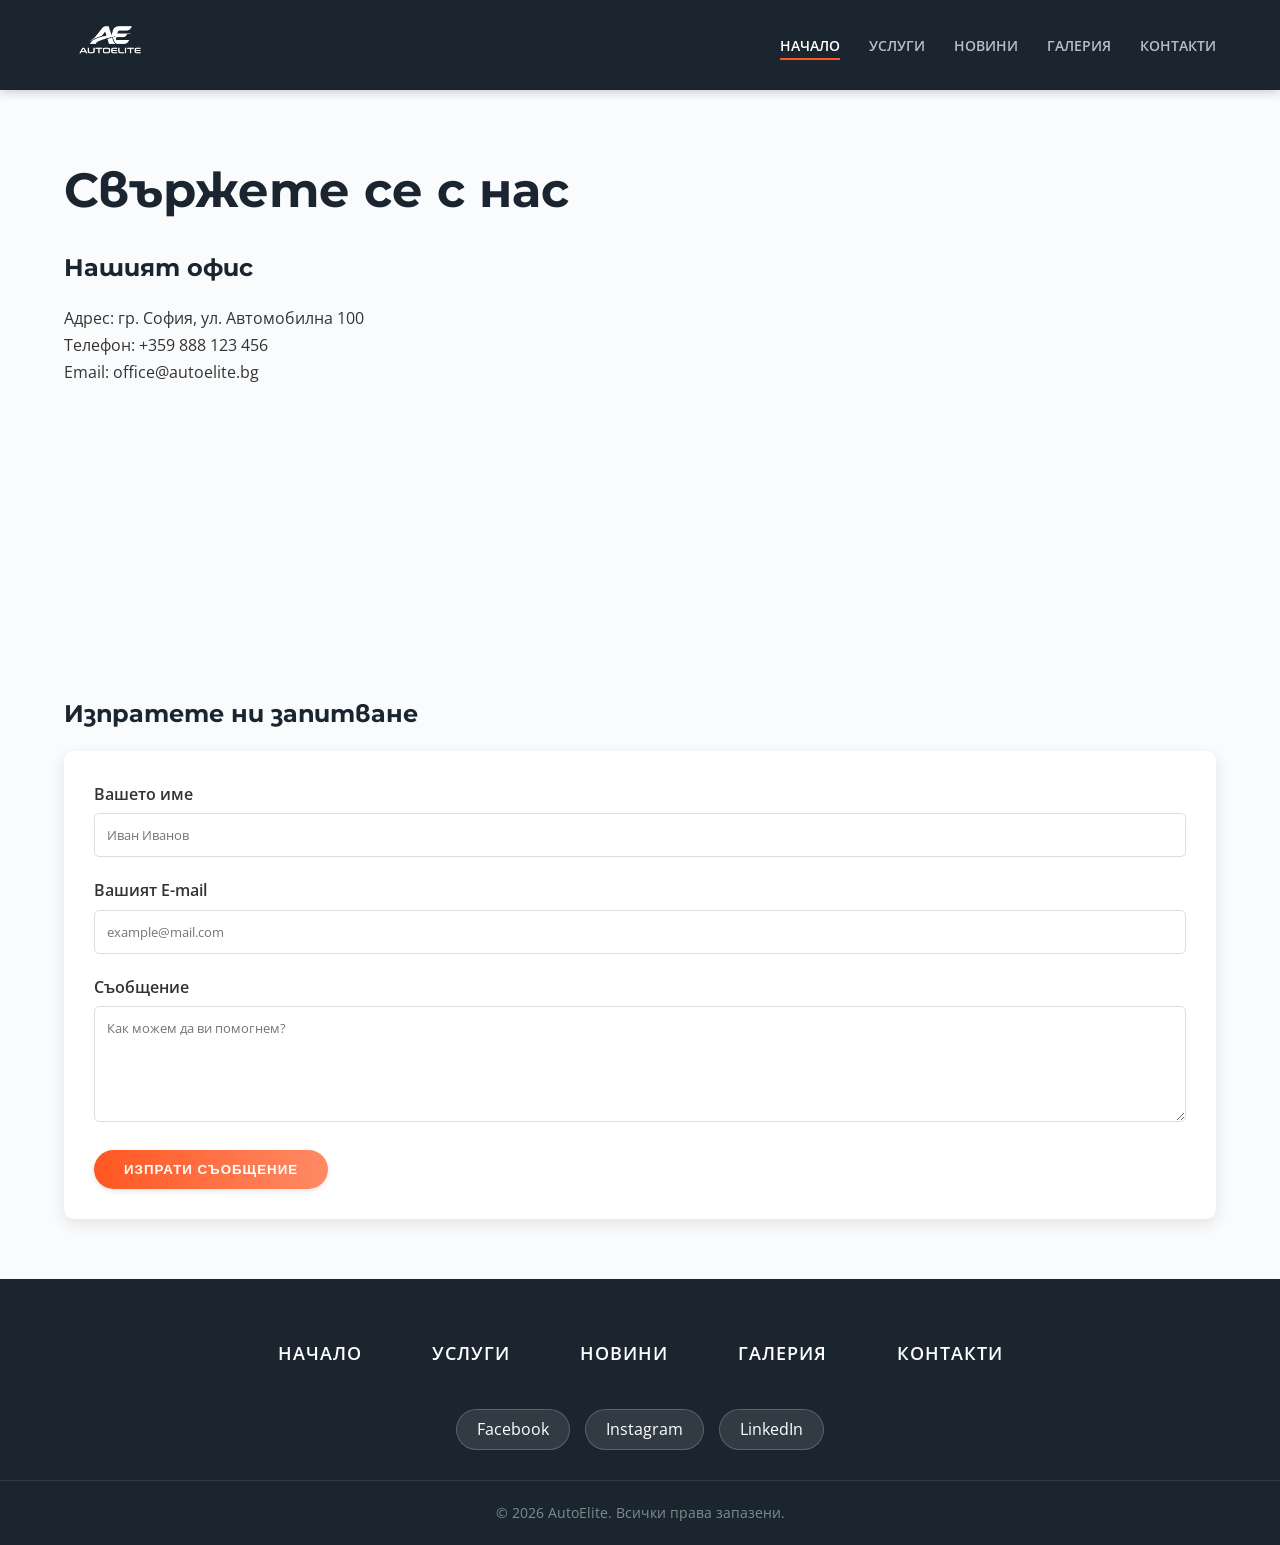
<file: contacts.html>
<!DOCTYPE html>
<html lang="bg">
<head>
    <meta charset="UTF-8">
    <meta name="viewport" content="width=device-width, initial-scale=1.0">
    <meta name="description" content="AutoElite - Продажба и сервиз на луксозни автомобили. Вашето място за качествени коли.">
    <title>Начало | AutoElite - Автомобилен свят</title>
    <link href="https://fonts.googleapis.com/css2?family=Montserrat:wght@700&family=Open+Sans:wght@400;600&display=swap" rel="stylesheet">
    <link rel="stylesheet" href="style.css">
</head>
<body>

<header>
    <div class="container header-content">
        <div class="logo">
            <a href="index.html"><img src="images/logo.png" alt="AutoElite Лого"></a>
        </div>
        <div class="mobile-menu-toggle" id="mobile-toggle">
            <span></span>
            <span></span>
            <span></span>
        </div>
        <nav id="main-nav">
            <ul>
                <li><a href="index.html" class="active">Начало</a></li>
                <li><a href="services.html">Услуги</a></li>
                <li><a href="news.html">Новини</a></li>
                <li><a href="gallery.html">Галерия</a></li>
                <li><a href="contacts.html">Контакти</a></li>
            </ul>
        </nav>
    </div>
</header>
<main class="container page-content">
    <section class="section-header">
        <h1>Свържете се с нас</h1>
    </section>

    <div class="grid-2">
        <div class="contact-info">
            <h3>Нашият офис</h3>
            <p>Адрес: гр. София, ул. Автомобилна 100</p>
            <p>Телефон: +359 888 123 456</p>
            <p>Email: office@autoelite.bg</p>
            
            <div class="map-container">
                <iframe src="https://www.google.com/maps/embed?pb=!1m18!1m12!1m3!1d2932.355325946128!2d23.321867!3d42.697708!2m3!1f0!2f0!3f0!3m2!1i1024!2i768!4f13.1!3m3!1m2!1s0x0%3A0x0!2zNDLCsDQxJzUxLjciTiAyM8KwMTknMTguNyJF!5e0!3m2!1sbg!2sbg!4v1641000000000!5m2!1sbg!2sbg" width="100%" height="300" style="border:0; border-radius:10px;" allowfullscreen="" loading="lazy"></iframe>
            </div>
        </div>

        <div class="contact-form-box">
            <h3>Изпратете ни запитване</h3>
            <form action="#" class="styled-form">
                <div class="form-group">
                    <label>Вашето име</label>
                    <input type="text" name="name" placeholder="Иван Иванов" required>
                </div>
                <div class="form-group">
                    <label>Вашият E-mail</label>
                    <input type="email" name="email" placeholder="example@mail.com" required>
                </div>
                <div class="form-group">
                    <label>Съобщение</label>
                    <textarea name="message" rows="5" placeholder="Как можем да ви помогнем?" required></textarea>
                </div>
                <button type="submit" class="btn btn-primary">Изпрати съобщение</button>
            </form>
        </div>
    </div>
</main>
<footer>
    <div class="container footer-content">
        
        <div class="footer-nav">
            <a href="index.html">Начало</a>
            <a href="services.html">Услуги</a>
            <a href="news.html">Новини</a>
            <a href="gallery.html">Галерия</a>
            <a href="contacts.html">Контакти</a>
        </div>

        <div class="social-links">
            <a href="#">Facebook</a>
            <a href="#">Instagram</a>
            <a href="#">LinkedIn</a>
        </div>

    </div>

    <div class="footer-bottom">
        <p>&copy; 2026 AutoElite. Всички права запазени.</p>
    </div>
</footer>
</body>
<script src="script.js"></script>
</html>
</file>
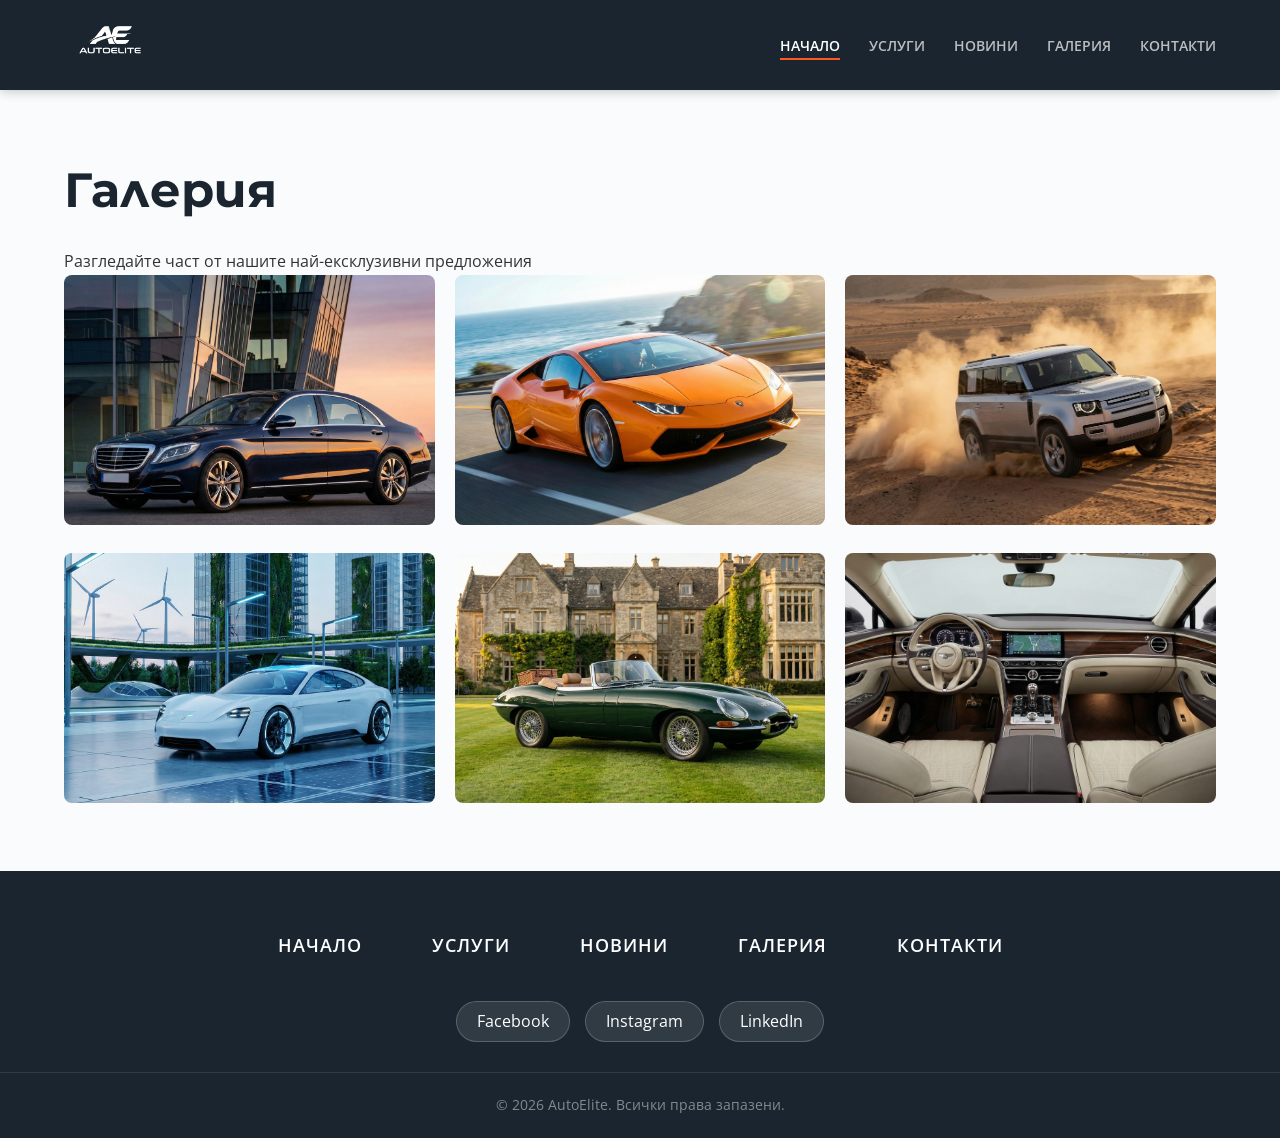
<file: gallery.html>
<!DOCTYPE html>
<html lang="bg">
<head>
    <meta charset="UTF-8">
    <meta name="viewport" content="width=device-width, initial-scale=1.0">
    <meta name="description" content="AutoElite - Продажба и сервиз на луксозни автомобили. Вашето място за качествени коли.">
    <title>Начало | AutoElite - Автомобилен свят</title>
    <link href="https://fonts.googleapis.com/css2?family=Montserrat:wght@700&family=Open+Sans:wght@400;600&display=swap" rel="stylesheet">
    <link rel="stylesheet" href="style.css">
</head>
<body>

<header>
    <div class="container header-content">
        <div class="logo">
            <a href="index.html"><img src="images/logo.png" alt="AutoElite Лого"></a>
        </div>
        <div class="mobile-menu-toggle" id="mobile-toggle">
            <span></span>
            <span></span>
            <span></span>
        </div>
        <nav id="main-nav">
            <ul>
                <li><a href="index.html" class="active">Начало</a></li>
                <li><a href="services.html">Услуги</a></li>
                <li><a href="news.html">Новини</a></li>
                <li><a href="gallery.html">Галерия</a></li>
                <li><a href="contacts.html">Контакти</a></li>
            </ul>
        </nav>
    </div>
</header>
<main class="container page-content">
    <section class="section-header">
        <h1>Галерия</h1>
        <p>Разгледайте част от нашите най-ексклузивни предложения</p>
    </section>

    <div class="gallery-grid">
        <div class="gallery-item"><img src="images/lux-car.png" alt="Луксозен седан"></div>
        <div class="gallery-item"><img src="images/sport-car.png" alt="Спортен автомобил"></div>
        <div class="gallery-item"><img src="images/offroad.jpg" alt="Офроуд джип"></div>
        <div class="gallery-item"><img src="images/electric-car.png" alt="Електрически автомобил"></div>
        <div class="gallery-item"><img src="images/classic-car.png" alt="Класически модел"></div>
        <div class="gallery-item"><img src="images/interior.png" alt="Интериор на автомобил"></div>
    </div>
</main>
<footer>
    <div class="container footer-content">
        
        <div class="footer-nav">
            <a href="index.html">Начало</a>
            <a href="services.html">Услуги</a>
            <a href="news.html">Новини</a>
            <a href="gallery.html">Галерия</a>
            <a href="contacts.html">Контакти</a>
        </div>

        <div class="social-links">
            <a href="#">Facebook</a>
            <a href="#">Instagram</a>
            <a href="#">LinkedIn</a>
        </div>

    </div>

    <div class="footer-bottom">
        <p>&copy; 2026 AutoElite. Всички права запазени.</p>
    </div>
</footer>
</body>
<script src="script.js"></script>
</html>
</file>
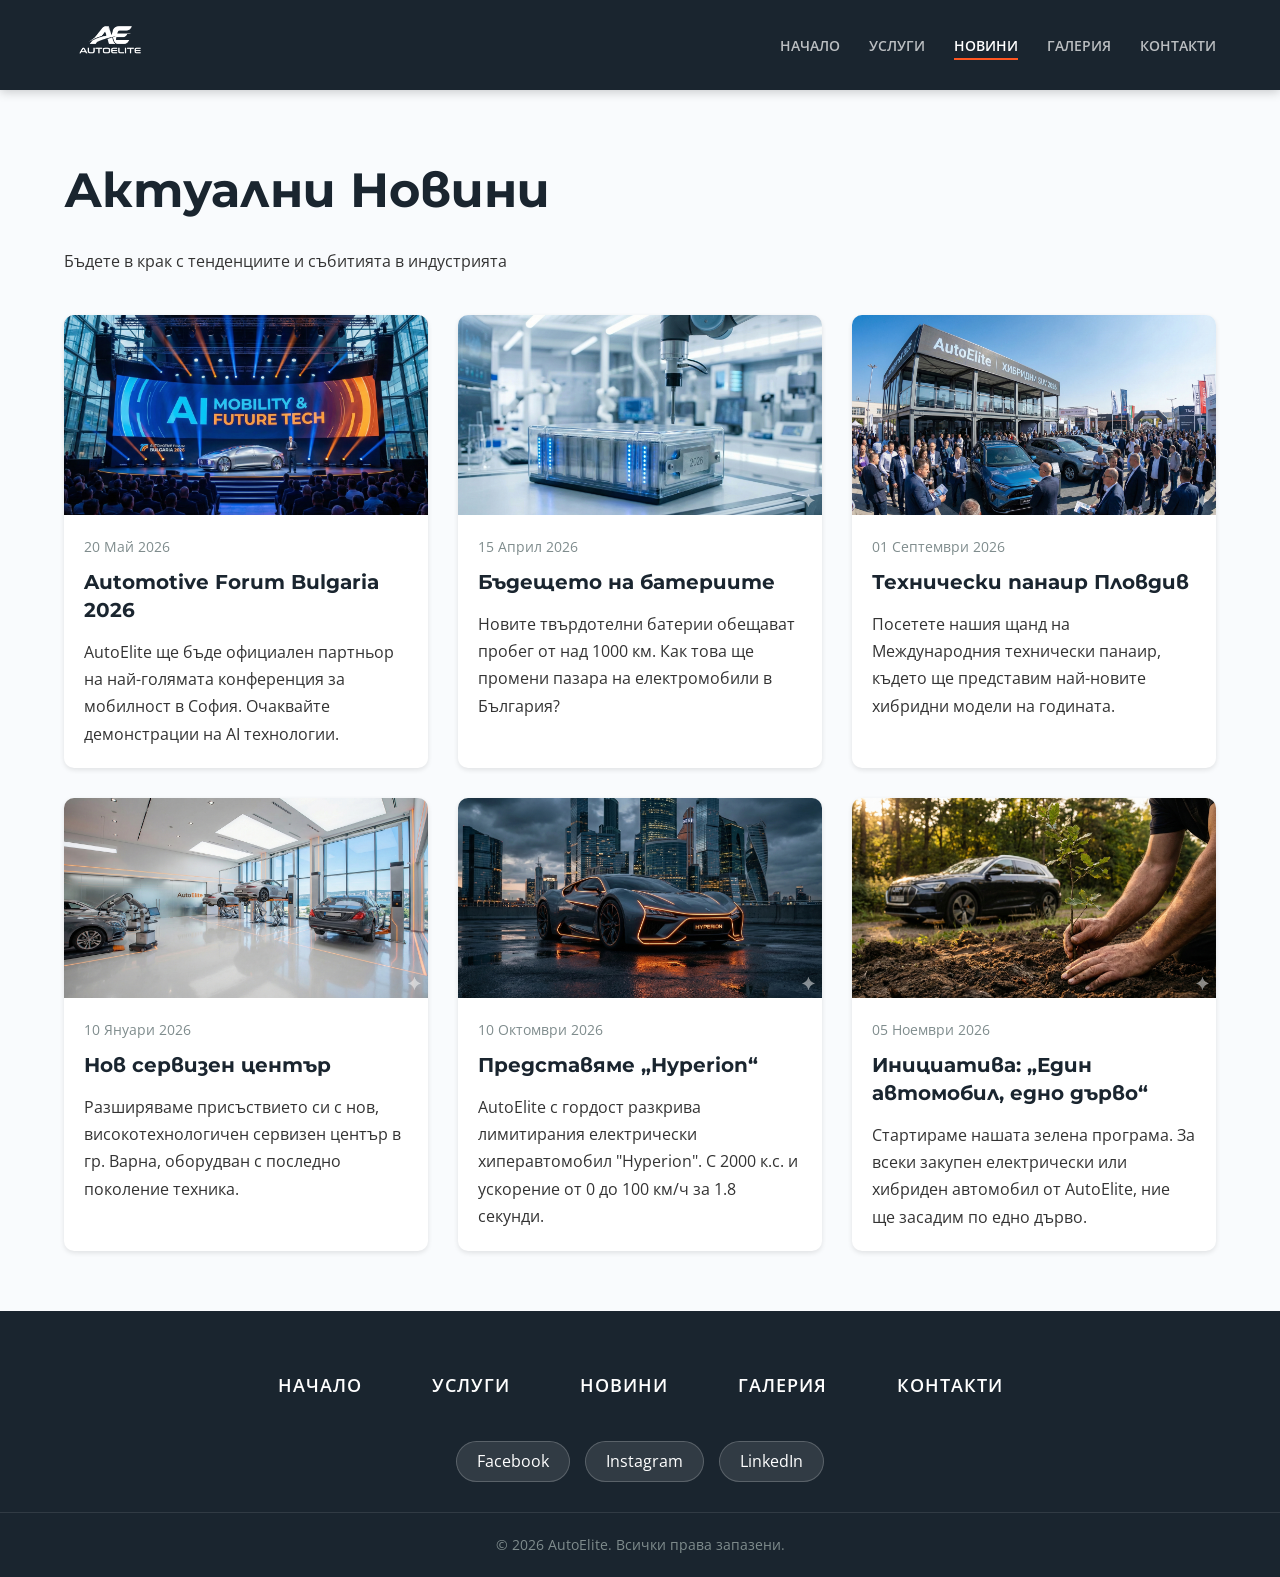
<file: news.html>
<!DOCTYPE html>
<html lang="bg">
<head>
    <meta charset="UTF-8">
    <meta name="viewport" content="width=device-width, initial-scale=1.0">
    <meta name="description" content="Последните новини от света на автомобилите и събитията на AutoElite през 2026 г.">
    <title>Новини | AutoElite</title>
    <link href="https://fonts.googleapis.com/css2?family=Montserrat:wght@700&family=Open+Sans:wght@400;600&display=swap" rel="stylesheet">
    <link rel="stylesheet" href="style.css">
</head>
<body>

<header>
    <div class="container header-content">
        <div class="logo"><a href="index.html"><img src="images/logo.png" alt="AutoElite"></a></div>
        <div class="mobile-menu-toggle" id="mobile-toggle">
            <span></span>
            <span></span>
            <span></span>
        </div>
        <nav id="main-nav">
            <ul>
                <li><a href="index.html">Начало</a></li>
                <li><a href="services.html">Услуги</a></li>
                <li><a href="news.html" class="active">Новини</a></li>
                <li><a href="gallery.html">Галерия</a></li>
                <li><a href="contacts.html">Контакти</a></li>
            </ul>
        </nav>
    </div>
</header>

<main class="container page-content">
    <section class="section-header">
        <h1>Актуални Новини</h1>
        <p>Бъдете в крак с тенденциите и събитията в индустрията</p>
    </section>

    <div class="news-grid">
    <article class="news-card">
        <div class="news-image">
            <img src="images/news1.png" alt="Automotive Forum Bulgaria 2026">
        </div>
        <div class="news-content">
            <span class="news-date">20 Май 2026</span>
            <h3>Automotive Forum Bulgaria 2026</h3>
            <p>AutoElite ще бъде официален партньор на най-голямата конференция за мобилност в София. Очаквайте демонстрации на AI технологии.</p>
        </div>
    </article>

    <article class="news-card">
        <div class="news-image">
            <img src="images/news2.png" alt="Електрически автомобили 2026">
        </div>
        <div class="news-content">
            <span class="news-date">15 Април 2026</span>
            <h3>Бъдещето на батериите</h3>
            <p>Новите твърдотелни батерии обещават пробег от над 1000 км. Как това ще промени пазара на електромобили в България?</p>
        </div>
    </article>

    <article class="news-card">
        <div class="news-image">
            <img src="images/news3.png" alt="Пловдивски панаир 2026">
        </div>
        <div class="news-content">
            <span class="news-date">01 Септември 2026</span>
            <h3>Технически панаир Пловдив</h3>
            <p>Посетете нашия щанд на Международния технически панаир, където ще представим най-новите хибридни модели на годината.</p>
        </div>
    </article>

    <article class="news-card">
        <div class="news-image">
            <img src="images/news4.png" alt="Нов сервиз">
        </div>
        <div class="news-content">
            <span class="news-date">10 Януари 2026</span>
            <h3>Нов сервизен център</h3>
            <p>Разширяваме присъствието си с нов, високотехнологичен сервизен център в гр. Варна, оборудван с последно поколение техника.</p>
        </div>
    </article>

    <article class="news-card">
        <div class="news-image">
            <img src="images/news5.png" alt="AutoElite Hyperion">
        </div>
        <div class="news-content">
            <span class="news-date">10 Октомври 2026</span>
            <h3>Представяме „Hyperion“</h3>
            <p>AutoElite с гордост разкрива лимитирания електрически хиперавтомобил "Hyperion". С 2000 к.с. и ускорение от 0 до 100 км/ч за 1.8 секунди.</p>
        </div>
    </article>

    <article class="news-card">
        <div class="news-image">
            <img src="images/news6.png" alt="Еко инициатива">
        </div>
        <div class="news-content">
            <span class="news-date">05 Ноември 2026</span>
            <h3>Инициатива: „Един автомобил, едно дърво“</h3>
            <p>Стартираме нашата зелена програма. За всеки закупен електрически или хибриден автомобил от AutoElite, ние ще засадим по едно дърво.</p>
        </div>
    </article>
</div>
</main>

<footer>
    <div class="container footer-content">
        
        <div class="footer-nav">
            <a href="index.html">Начало</a>
            <a href="services.html">Услуги</a>
            <a href="news.html">Новини</a>
            <a href="gallery.html">Галерия</a>
            <a href="contacts.html">Контакти</a>
        </div>

        <div class="social-links">
            <a href="#">Facebook</a>
            <a href="#">Instagram</a>
            <a href="#">LinkedIn</a>
        </div>

    </div>

    <div class="footer-bottom">
        <p>&copy; 2026 AutoElite. Всички права запазени.</p>
    </div>
</footer>
<script src="script.js"></script>
</body>
</html>
</file>
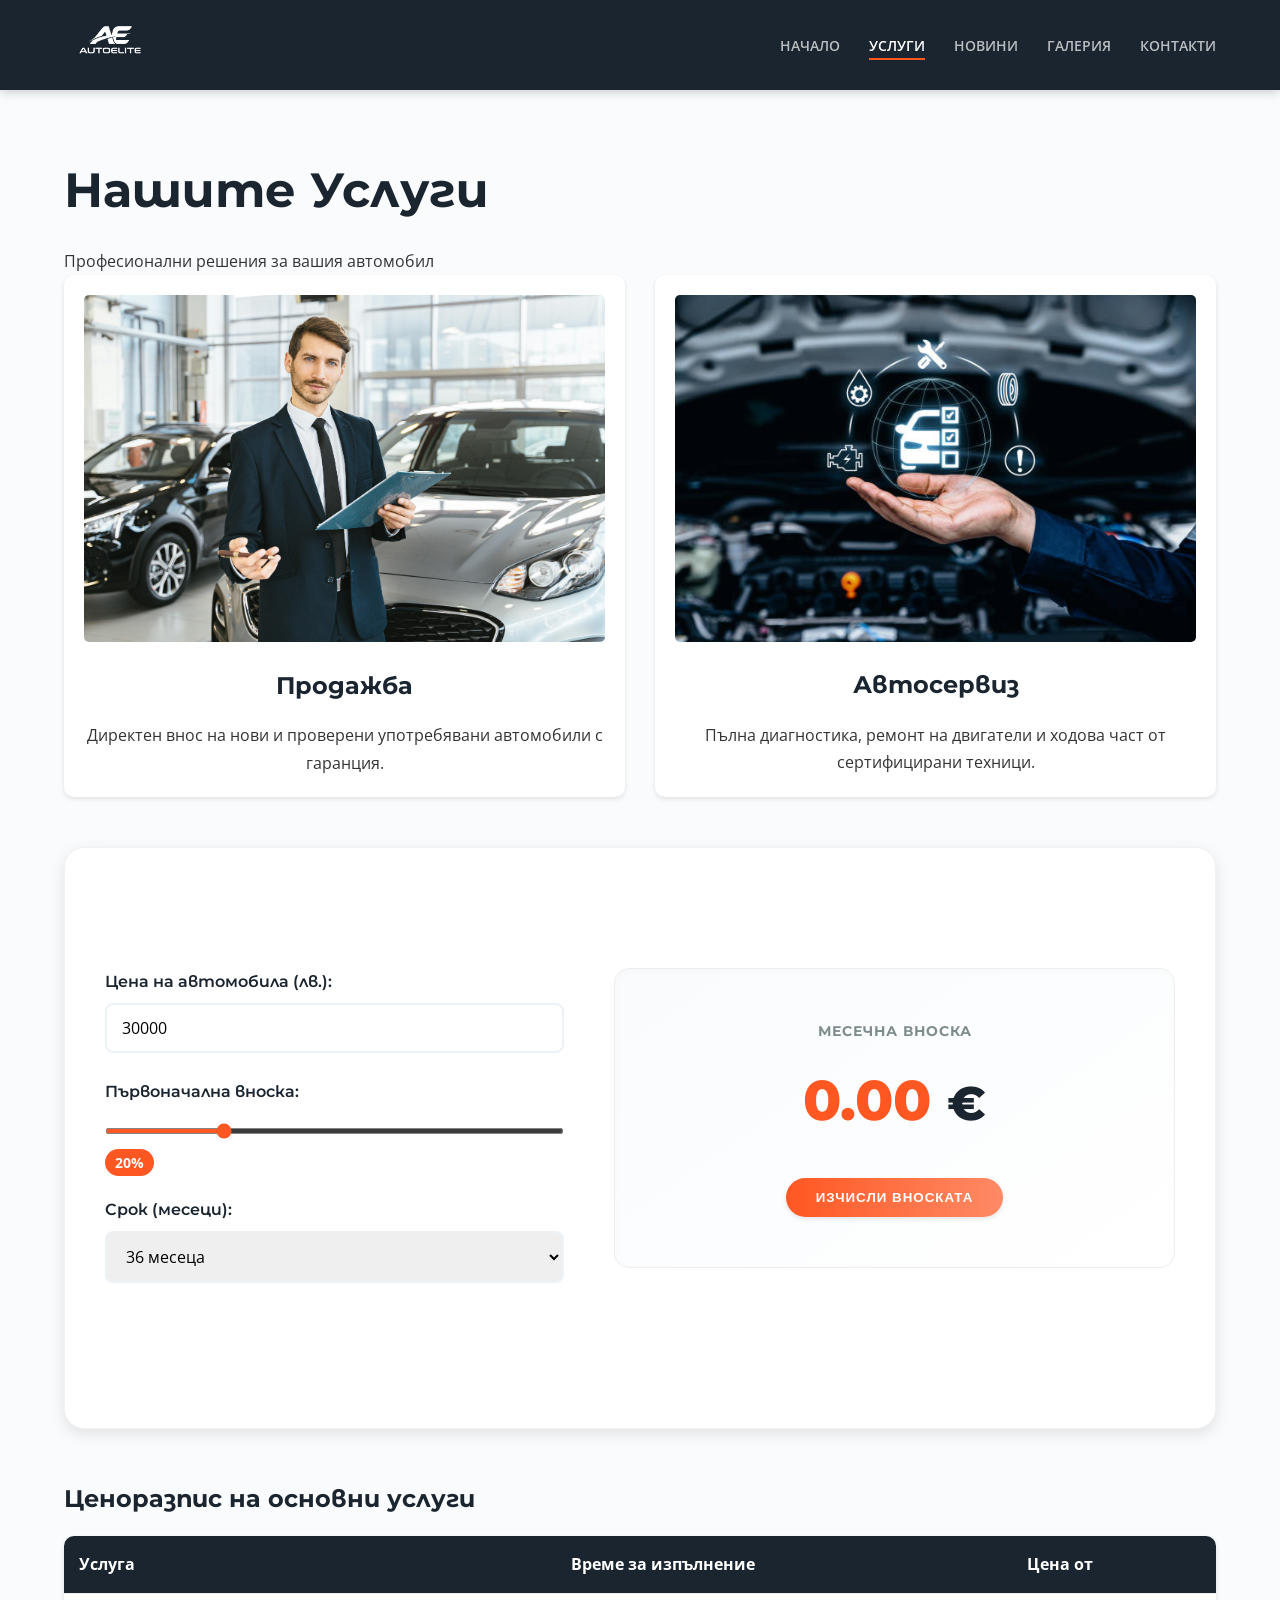
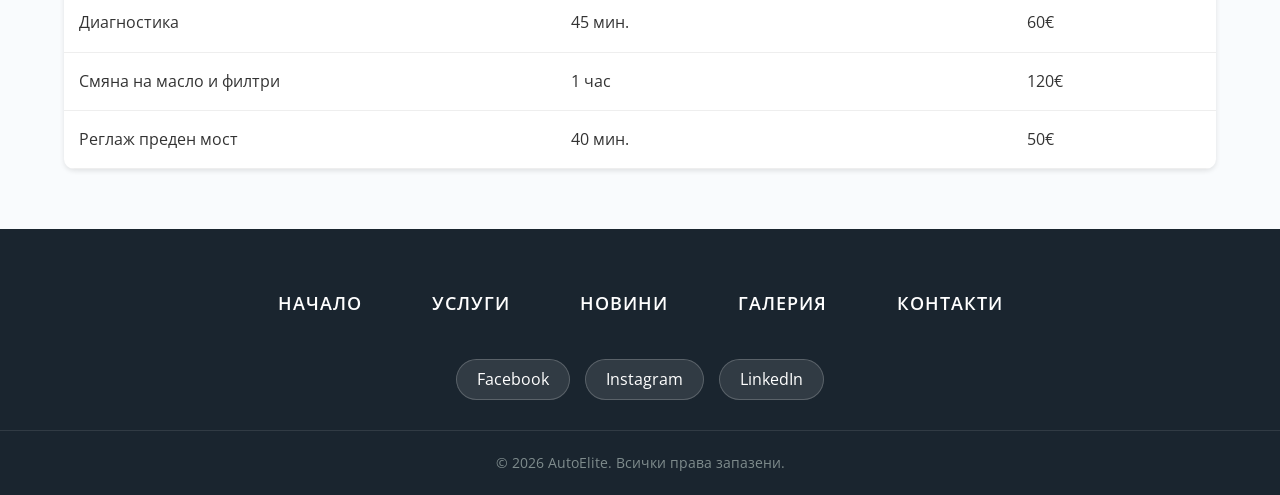
<file: services.html>
<!DOCTYPE html>
<html lang="bg">
<head>
    <meta charset="UTF-8">
    <meta name="viewport" content="width=device-width, initial-scale=1.0">
    
    <meta name="keywords" content="автомобили, лизинг, калкулатор, автосервиз, цени">   
    <meta name="description" content="Разгледайте нашите услуги: продажба на нови автомобили, качествен сервиз и консултации.">
    <title>Услуги - AutoElite</title>
    <link href="https://fonts.googleapis.com/css2?family=Montserrat:wght@700&family=Open+Sans:wght@400;600&display=swap" rel="stylesheet">
    <link rel="stylesheet" href="style.css">
</head>
<body>
<header>
    <div class="container header-content">
        <div class="logo"><a href="index.html"><img src="images/logo.png" alt="AutoElite"></a></div>
        <div class="mobile-menu-toggle" id="mobile-toggle">
            <span></span>
            <span></span>
            <span></span>
        </div>
        <nav id="main-nav">
            <ul>
                <li><a href="index.html">Начало</a></li>
                <li><a href="services.html" class="active">Услуги</a></li>
                <li><a href="news.html">Новини</a></li>
                <li><a href="gallery.html">Галерия</a></li>
                <li><a href="contacts.html">Контакти</a></li>
            </ul>
        </nav>
    </div>
</header>

<main class="container page-content">
    <section class="section-header">
        <h1>Нашите Услуги</h1>
        <p>Професионални решения за вашия автомобил</p>
    </section>

    <div class="services-grid">
        <div class="service-card">
            <img src="images/service-sell.jpg" alt="Продажба">
            <h3>Продажба</h3>
            <p>Директен внос на нови и проверени употребявани автомобили с гаранция.</p>
        </div>
        <div class="service-card">
            <img src="images/service.jpg" alt="Сервиз">
            <h3>Автосервиз</h3>
            <p>Пълна диагностика, ремонт на двигатели и ходова част от сертифицирани техници.</p>
        </div>
    </div>
    <section class="calculator-section">
        <div class="calc-wrapper">
            <div class="calc-input">
                <label for="car-price">Цена на автомобила (лв.):</label>
                <input type="number" id="car-price" value="30000">
                
                <label for="deposit-range">Първоначална вноска:</label>
                <input type="range" id="deposit-range" min="10" max="50" step="5" value="20">
                <span id="deposit-value">20%</span> <label for="period">Срок (месеци):</label>
                <select id="period">
                    <option value="12">12 месеца</option>
                    <option value="24">24 месеца</option>
                    <option value="36" selected>36 месеца</option>
                    <option value="48">48 месеца</option>
                    <option value="60">60 месеца</option>
                </select>
            </div>
            
            <div class="calc-result">
                <h4>Месечна вноска</h4>
                <div class="result-amount">
                    <span id="monthly-payment">0.00</span> 
                    <small>€</small>
                </div>
                <button type="button" id="calc-btn" class="btn btn-primary">Изчисли вноската</button>
            </div>
        </div>
    </section>
    <section class="table-section">
        <h3>Ценоразпис на основни услуги</h3>
        <table>
            <thead>
                <tr>
                    <th>Услуга</th>
                    <th>Време за изпълнение</th>
                    <th>Цена от</th>
                </tr>
            </thead>
            <tbody>
                <tr>
                    <td>Диагностика</td>
                    <td>45 мин.</td>
                    <td>60€</td>
                </tr>
                <tr>
                    <td>Смяна на масло и филтри</td>
                    <td>1 час</td>
                    <td>120€</td>
                </tr>
                <tr>
                    <td>Реглаж преден мост</td>
                    <td>40 мин.</td>
                    <td>50€</td>
                </tr>
            </tbody>
        </table>
    </section>
</main>
<footer>
    <div class="container footer-content">
        
        <div class="footer-nav">
            <a href="index.html">Начало</a>
            <a href="services.html">Услуги</a>
            <a href="news.html">Новини</a>
            <a href="gallery.html">Галерия</a>
            <a href="contacts.html">Контакти</a>
        </div>

        <div class="social-links">
            <a href="#">Facebook</a>
            <a href="#">Instagram</a>
            <a href="#">LinkedIn</a>
        </div>

    </div>

    <div class="footer-bottom">
        <p>&copy; 2026 AutoElite. Всички права запазени.</p>
    </div>
</footer>
<script src="script.js"></script>
</body>
</html>
</file>
<file: style.css>
/* --- 1. ОСНОВНИ НАСТРОЙКИ И ПРОМЕНЛИВИ --- */
:root {
    --primary-color: #ff5722;   
    --primary-dark: #e64a19;  
    --secondary-color: #1a252f; 
    --text-dark: #333333;     
    --text-light: #7f8c8d;    
    --bg-light: #f9fbfd;      
    --white: #ffffff;
    --shadow-sm: 0 2px 5px rgba(0,0,0,0.1);
    --shadow-md: 0 5px 15px rgba(0,0,0,0.1);
    --font-heading: 'Montserrat', sans-serif;
    --font-body: 'Open Sans', sans-serif;
}

* {
    margin: 0;
    padding: 0;
    box-sizing: border-box;
}

body {
    font-family: var(--font-body);
    line-height: 1.7;
    color: var(--text-dark);
    background-color: var(--bg-light);
    overflow-x: hidden;
    display: flex;
    flex-direction: column;
    min-height: 100vh;
}

main {
    flex: 1;
}

.container {
    width: 90%;
    max-width: 1200px;
    margin: 0 auto;
}

a {
    text-decoration: none;
    transition: all 0.3s ease;
}

ul {
    list-style: none;
}

h1, h2, h3, h4 {
    font-family: var(--font-heading);
    font-weight: 700;
    color: var(--secondary-color);
    margin-bottom: 1rem;
}

h1 { font-size: 3rem; }
h2 { font-size: 2.2rem; }
h3 { font-size: 1.5rem; }

/* --- 2. БУТОНИ --- */
.btn {
    display: inline-block;
    padding: 12px 30px;
    border-radius: 30px;
    font-weight: 600;
    text-transform: uppercase;
    letter-spacing: 1px;
    transition: all 0.3s ease;
    border: none;
    cursor: pointer;
}

.btn-primary {
    background: linear-gradient(to right, var(--primary-color), #ff8a65);
    color: var(--white);
    box-shadow: var(--shadow-sm);
}

.btn-primary:hover {
    transform: translateY(-3px);
    box-shadow: 0 10px 20px rgba(255, 87, 34, 0.3);
}

/* --- 3. ХЕДЪР И НАВИГАЦИЯ --- */
header {
    background-color: var(--secondary-color);
    padding: 1rem 0;
    position: sticky;
    top: 0;
    z-index: 100;
    box-shadow: 0 2px 10px rgba(0,0,0,0.2);
}

.header-content {
    display: flex;
    justify-content: space-between;
    align-items: center;
}

.logo img {
    max-height: 50px;
}

nav ul li {
    display: inline-block;
    margin-left: 25px;
}

nav ul li a {
    color: rgba(255,255,255,0.7);
    font-weight: 600;
    font-size: 0.9rem;
    text-transform: uppercase;
    position: relative;
    padding-bottom: 5px;
}

nav ul li a::after {
    content: '';
    position: absolute;
    width: 0;
    height: 2px;
    bottom: 0;
    left: 0;
    background-color: var(--primary-color);
    transition: width 0.3s ease;
}

nav ul li a:hover,
nav ul li a.active {
    color: var(--white);
}

nav ul li a:hover::after,
nav ul li a.active::after {
    width: 100%;
}

/* --- 4. HERO SECTION (НАЧАЛНА СТРАНИЦА) --- */
.hero-banner {
    background: linear-gradient(rgba(0,0,0,0.6), rgba(0,0,0,0.6)), url('images/index.jpg');
    background-size: cover;
    background-position: center;
    height: 70vh; 
    display: flex;
    align-items: center;
    justify-content: center;
    text-align: center;
    color: var(--white);
}

.hero-text h1 {
    color: var(--white);
    font-size: 3.5rem;
    text-shadow: 2px 2px 4px rgba(0,0,0,0.5);
}

.hero-text p {
    font-size: 1.2rem;
    margin-bottom: 30px;
    opacity: 0.9;
}

/* --- 5. НОВА НАЧАЛНА СТРАНИЦА (FEATURES, SPLIT, STATS) --- */

/* Features Section (Картите с икони) */
.features-section {
    padding: 80px 0;
    background-color: var(--white);
    margin-top: -50px; /* Застъпване върху хедъра */
    position: relative;
    z-index: 10;
}

.features-grid {
    display: grid;
    grid-template-columns: repeat(auto-fit, minmax(300px, 1fr));
    gap: 30px;
}

.feature-card {
    background: #fff;
    padding: 40px 30px;
    border-radius: 10px;
    box-shadow: 0 10px 30px rgba(0,0,0,0.08);
    text-align: center;
    transition: transform 0.3s ease;
    border-bottom: 3px solid transparent;
}

.feature-card:hover {
    transform: translateY(-10px);
    border-bottom: 3px solid var(--primary-color);
}

.feature-card i {
    font-size: 3rem;
    color: var(--primary-color);
    margin-bottom: 20px;
}

.feature-card h3 {
    margin-bottom: 15px;
    font-size: 1.4rem;
}

/* Split Section (Текст + Снимка) */
.info-section {
    padding: 100px 0;
    background-color: var(--bg-light);
}

.info-row {
    display: flex;
    align-items: center;
    gap: 60px;
}

.info-text {
    flex: 1;
}

.info-text h2 {
    font-size: 2.5rem;
    margin-bottom: 25px;
    line-height: 1.2;
}

.info-text p {
    margin-bottom: 20px;
    color: var(--text-light);
    font-size: 1.1rem;
}

.arrow-link {
    color: var(--primary-color);
    font-weight: 700;
    text-transform: uppercase;
    font-size: 0.9rem;
}

.info-image {
    flex: 1;
}

.info-image img {
    width: 100%;
    border-radius: 15px;
    box-shadow: var(--shadow-md);
}

/* Stats Bar (Черната лента) */
.stats-bar {
    background-color: var(--secondary-color);
    padding: 60px 0;
    color: var(--white);
}

.stats-grid {
    display: flex;
    justify-content: space-around;
    flex-wrap: wrap;
    text-align: center;
}

.stat-item .number {
    display: block;
    font-size: 3.5rem;
    font-weight: 800;
    color: var(--primary-color);
    margin-bottom: 5px;
    font-family: var(--font-heading);
}

.stat-item .label {
    font-size: 1.1rem;
    text-transform: uppercase;
    letter-spacing: 1px;
    opacity: 0.8;
}

/* Video Section (Стилизирана) */
.video-section-styled {
    padding: 80px 0;
    text-align: center;
    background-color: var(--white);
}

.video-section-styled h2 {
    margin-bottom: 40px;
}

.video-wrapper {
    max-width: 900px;
    margin: 0 auto;
    border-radius: 15px;
    overflow: hidden;
    box-shadow: var(--shadow-md);
}

.video-wrapper video {
    width: 100%;
    display: block;
}

/* --- 6. НОВИНИ (NEWS CARDS) --- */
.news-grid {
    display: grid;
    grid-template-columns: repeat(auto-fit, minmax(300px, 1fr));
    gap: 30px;
    margin-top: 40px;
}

.news-card {
    background: var(--white);
    border-radius: 10px;
    overflow: hidden;
    box-shadow: var(--shadow-sm);
    transition: transform 0.3s ease, box-shadow 0.3s ease;
    display: flex;
    flex-direction: column;
}

.news-card:hover {
    transform: translateY(-10px);
    box-shadow: var(--shadow-md);
}

.news-image {
    height: 200px;
    overflow: hidden;
}

.news-image img {
    width: 100%;
    height: 100%;
    object-fit: cover;
    transition: transform 0.5s ease;
}

.news-card:hover .news-image img {
    transform: scale(1.1);
}

.news-content {
    padding: 20px;
}

.news-date {
    font-size: 0.85rem;
    color: var(--text-light);
    display: block;
    margin-bottom: 10px;
}

.news-content h3 {
    font-size: 1.25rem;
    margin-bottom: 15px;
    color: var(--secondary-color);
    line-height: 1.4;
}

/* --- 7. FOOTER (ПОПРАВЕН И СТИЛИЗИРАН) --- */
footer {
    background-color: var(--secondary-color);
    padding: 60px 0 20px;
    margin-top: auto;
    text-align: center;
}

.footer-content {
    display: flex;
    flex-direction: column;
    align-items: center;
    gap: 40px; /* Разстояние между менюто и социалните мрежи */
    margin-bottom: 30px;
}

.footer-nav {
    display: flex;
    flex-wrap: wrap;
    justify-content: center;
}

.footer-nav a {
    color: #ffffff !important; /* ЗАДЪЛЖИТЕЛНО БЯЛО */
    font-size: 1.1rem;
    font-weight: 600;
    text-decoration: none;
    margin: 0 35px; /* Голямо разстояние между връзките */
    text-transform: uppercase;
    letter-spacing: 1px;
    transition: color 0.3s ease;
}

.footer-nav a:hover {
    color: var(--primary-color) !important;
    transform: translateY(-2px);
}

.social-links {
    display: flex;
    gap: 15px;
    justify-content: center;
}

.social-links a {
    color: #ffffff;
    background: rgba(255,255,255,0.1);
    padding: 6px 20px;
    border-radius: 30px;
    text-decoration: none;
    border: 1px solid rgba(255,255,255,0.2);
    transition: all 0.3s ease;
}

.social-links a:hover {
    background: var(--primary-color);
    border-color: var(--primary-color);
}

.footer-bottom {
    border-top: 1px solid rgba(255,255,255,0.1);
    padding-top: 20px;
    font-size: 0.9rem;
    color: #7f8c8d;
}

/* --- 8. ДРУГИ СТРАНИЦИ (УСЛУГИ, ГАЛЕРИЯ, КАЛКУЛАТОР) --- */
.page-content { padding: 60px 0; }

.table-section { margin-top: 50px; }
table {
    width: 100%;
    border-collapse: collapse;
    background: var(--white);
    border-radius: 10px;
    overflow: hidden;
    box-shadow: var(--shadow-sm);
}
th, td { padding: 15px; text-align: left; border-bottom: 1px solid #eee; }
th { background-color: var(--secondary-color); color: var(--white); }
tr:hover { background-color: #f1f1f1; }

.gallery-grid {
    display: grid;
    grid-template-columns: repeat(auto-fit, minmax(300px, 1fr));
    gap: 20px;
}
.gallery-item img {
    width: 100%;
    height: 250px;
    object-fit: cover;
    border-radius: 8px;
    transition: transform 0.3s;
    cursor: pointer;
}
.gallery-item img:hover { transform: scale(1.05); }

.styled-form {
    background: var(--white);
    padding: 30px;
    border-radius: 10px;
    box-shadow: var(--shadow-md);
}
.form-group { margin-bottom: 20px; }
.form-group label { display: block; margin-bottom: 5px; font-weight: 600; }
.form-group input, .form-group textarea {
    width: 100%;
    padding: 12px;
    border: 1px solid #ddd;
    border-radius: 5px;
    font-family: inherit;
}
.form-group input:focus { border-color: var(--primary-color); outline: none; }

.services-grid {
    display: grid;
    grid-template-columns: repeat(auto-fit, minmax(300px, 1fr));
    gap: 30px;
    margin-bottom: 50px;
}
.service-card {
    background: var(--white);
    padding: 20px;
    border-radius: 10px;
    text-align: center;
    box-shadow: var(--shadow-sm);
}
.service-card img { width: 100%; border-radius: 5px; margin-bottom: 15px; }

/* Калкулатор */
.calculator-section {
    padding: 80px 0;
    background-color: var(--white);
    border-radius: 20px;
    margin: 50px auto;
    box-shadow: var(--shadow-md);
    border: 1px solid rgba(0,0,0,0.05);
}

.calc-wrapper {
    display: flex;
    flex-wrap: wrap;
    gap: 50px;
    padding: 40px;
    align-items: flex-start;
}

.calc-input {
    flex: 1;
    min-width: 300px;
}

.calc-input label {
    display: block;
    font-weight: 600;
    margin-bottom: 8px;
    color: var(--secondary-color);
    font-family: var(--font-heading);
}

.calc-input input[type="number"],
.calc-input select {
    width: 100%;
    padding: 12px 15px;
    margin-bottom: 25px;
    border: 2px solid #edf2f7;
    border-radius: 8px;
    font-family: inherit;
    font-size: 1rem;
    transition: border-color 0.3s ease;
}

.calc-input input:focus {
    border-color: var(--primary-color);
    outline: none;
}

#deposit-range {
    width: 100%;
    height: 6px;
    background: #edf2f7;
    border-radius: 5px;
    outline: none;
    margin: 15px 0;
    accent-color: var(--primary-color); 
}

#deposit-value {
    display: inline-block;
    background: var(--primary-color);
    color: white;
    padding: 2px 10px;
    border-radius: 15px;
    font-size: 0.85rem;
    font-weight: bold;
    margin-bottom: 20px;
}

.calc-result {
    flex: 1;
    min-width: 300px;
    text-align: center;
    background: linear-gradient(145deg, var(--bg-light), #ffffff);
    padding: 50px;
    border-radius: 15px;
    border: 1px solid #eee;
    box-shadow: inset 0 2px 10px rgba(0,0,0,0.02);
    display: flex;
    flex-direction: column;
    justify-content: center;
    align-items: center;
}

.calc-result h4 {
    color: var(--text-light);
    text-transform: uppercase;
    letter-spacing: 1px;
    font-size: 0.9rem;
    margin-bottom: 10px;
}

.result-amount {
    font-size: 3.5rem;
    color: var(--secondary-color);
    font-weight: 800;
    margin-bottom: 30px;
    font-family: var(--font-heading);
}

.result-amount span {
    color: var(--primary-color);
}

.result-currency {
    font-size: 1.5rem;
    color: var(--text-light);
    margin-left: 5px;
}

/* --- 9. MOBILE RESPONSIVE --- */
.mobile-menu-toggle {
    display: none;
    flex-direction: column;
    gap: 5px;
    cursor: pointer;
    padding: 10px;
}

.mobile-menu-toggle span {
    display: block;
    width: 25px;
    height: 3px;
    background-color: white;
    transition: 0.3s;
}

@media (max-width: 768px) {
    /* Навигация */
    .mobile-menu-toggle {
        display: flex;
    }

    nav {
        display: none;
        position: absolute;
        top: 100%;
        left: 0;
        width: 100%;
        background-color: #1a252f;
        z-index: 1000;
    }

    nav.active {
        display: block;
    }

    nav ul {
        display: flex;
        flex-direction: column;
        text-align: center;
        padding: 20px 0;
    }

    nav ul li {
        display: block;
        margin: 15px 0;
    }

    /* Начална страница */
    .hero-text h1 {
        font-size: 2.5rem;
    }

    .features-section {
        margin-top: 0;
        padding: 50px 0;
    }

    .info-row {
        flex-direction: column;
    }

    .stat-item {
        margin-bottom: 30px;
        width: 100%;
    }

    /* Калкулатор */
    .calc-wrapper {
        flex-direction: column;
        padding: 20px;
    }
    .calc-result {
        width: 100%;
    }
    .result-amount {
        font-size: 2.5rem;
    }

    /* Футър */
    .footer-nav a {
        margin: 10px 15px; /* По-малко разстояние на телефон */
        font-size: 1rem;
    }
}
</file>
